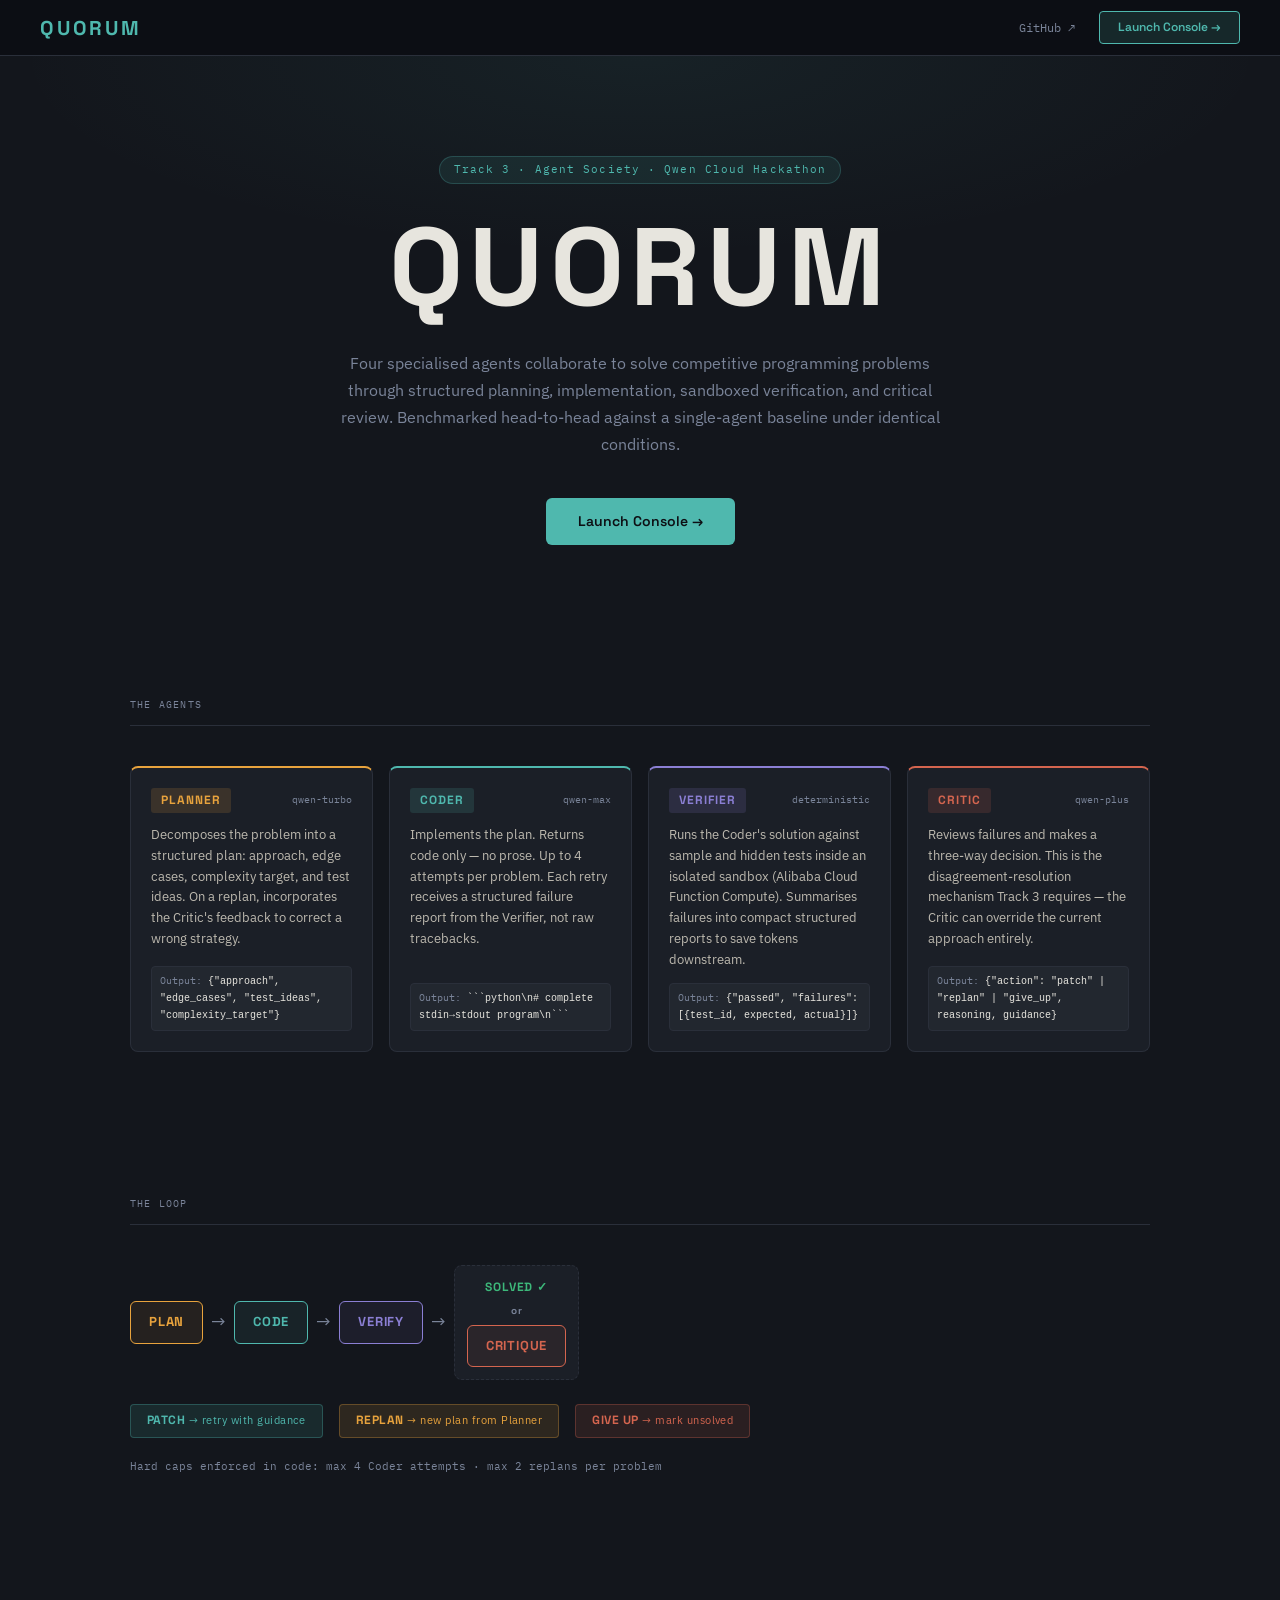
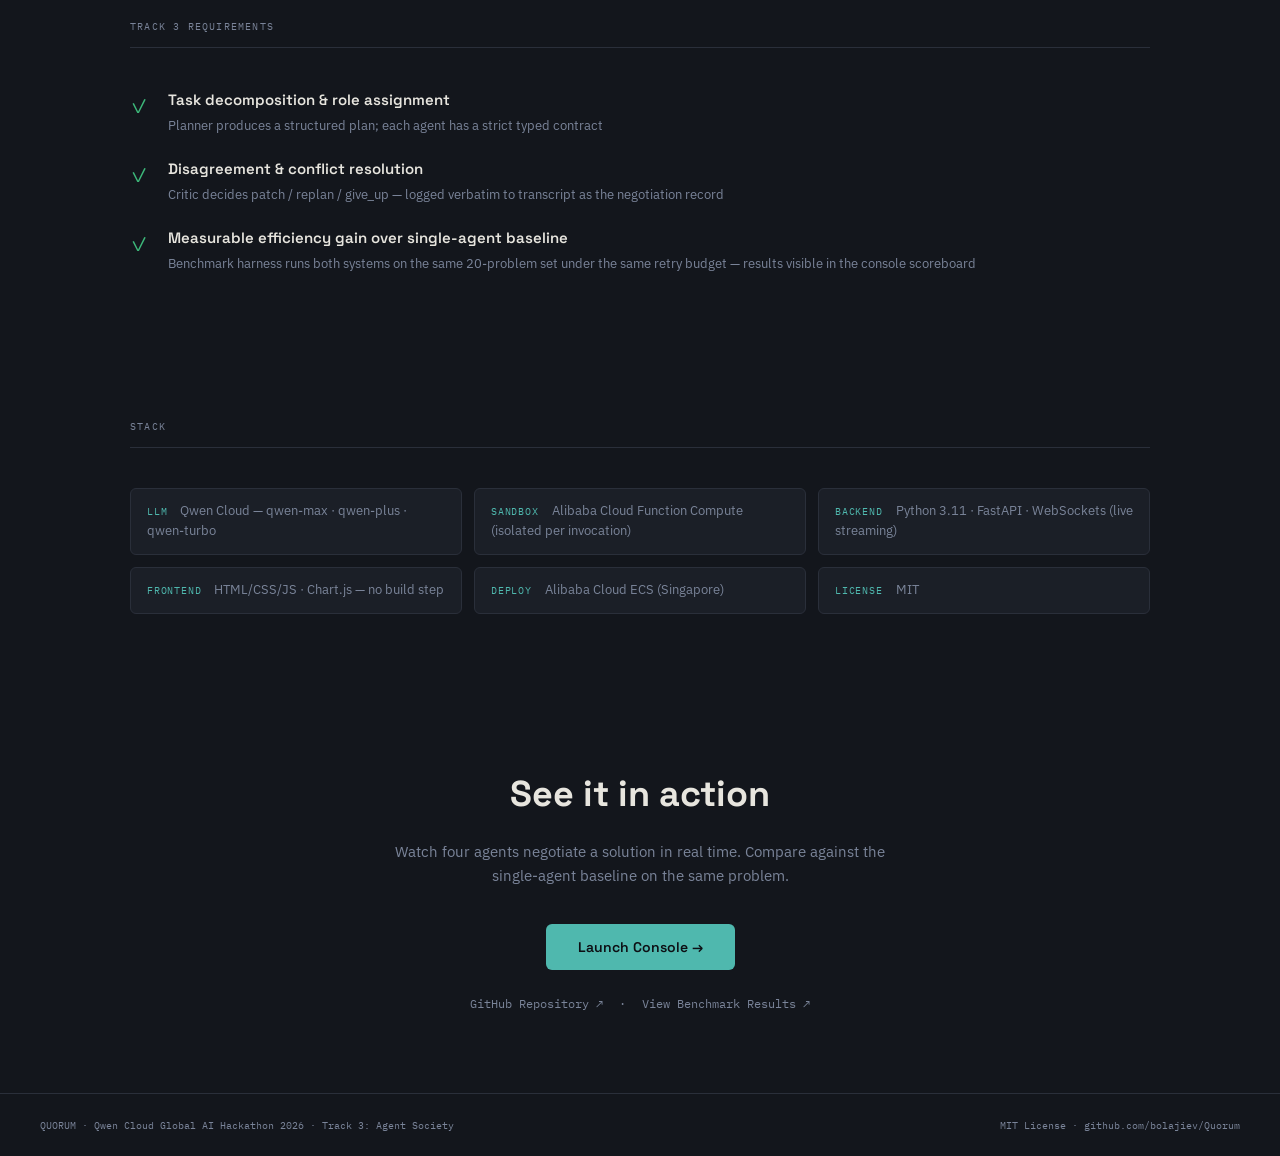
<file: frontend/index.html>
<!DOCTYPE html>
<html lang="en">
<head>
  <meta charset="UTF-8">
  <meta name="viewport" content="width=device-width, initial-scale=1.0">
  <title>Quorum — Agent Society</title>
  <link rel="preconnect" href="https://fonts.googleapis.com">
  <link href="https://fonts.googleapis.com/css2?family=Space+Grotesk:wght@400;500;700&family=IBM+Plex+Sans:wght@400;500&family=IBM+Plex+Mono:wght@400;500&display=swap" rel="stylesheet">
  <link rel="stylesheet" href="landing.css">
</head>
<body>

  <!-- ── Nav ──────────────────────────────────────────────────────────────── -->
  <nav class="nav">
    <div class="nav-logo">QUORUM</div>
    <div class="nav-links">
      <a href="https://github.com/bolajiev/Quorum" target="_blank" class="nav-link">GitHub ↗</a>
      <a href="/console.html" class="nav-cta">Launch Console →</a>
    </div>
  </nav>

  <!-- ── Hero ─────────────────────────────────────────────────────────────── -->
  <section class="hero">
    <div class="hero-tag">Track 3 · Agent Society · Qwen Cloud Hackathon</div>
    <h1 class="hero-title">QUORUM</h1>
    <p class="hero-sub">
      Four specialised agents collaborate to solve competitive programming problems
      through structured planning, implementation, sandboxed verification, and critical review.
      Benchmarked head-to-head against a single-agent baseline under identical conditions.
    </p>
    <a href="/console.html" class="hero-btn">Launch Console →</a>
  </section>

  <!-- ── Agents ────────────────────────────────────────────────────────────── -->
  <section class="section agents-section">
    <div class="section-label">THE AGENTS</div>
    <div class="agents-grid">

      <div class="agent-card" data-role="planner">
        <div class="agent-header">
          <span class="agent-chip">PLANNER</span>
          <span class="agent-model">qwen-turbo</span>
        </div>
        <p class="agent-desc">Decomposes the problem into a structured plan: approach, edge cases, complexity target, and test ideas. On a replan, incorporates the Critic's feedback to correct a wrong strategy.</p>
        <div class="agent-output">Output: <code>{"approach", "edge_cases", "test_ideas", "complexity_target"}</code></div>
      </div>

      <div class="agent-card" data-role="coder">
        <div class="agent-header">
          <span class="agent-chip">CODER</span>
          <span class="agent-model">qwen-max</span>
        </div>
        <p class="agent-desc">Implements the plan. Returns code only — no prose. Up to 4 attempts per problem. Each retry receives a structured failure report from the Verifier, not raw tracebacks.</p>
        <div class="agent-output">Output: <code>```python\n# complete stdin→stdout program\n```</code></div>
      </div>

      <div class="agent-card" data-role="verifier">
        <div class="agent-header">
          <span class="agent-chip">VERIFIER</span>
          <span class="agent-model">deterministic</span>
        </div>
        <p class="agent-desc">Runs the Coder's solution against sample and hidden tests inside an isolated sandbox (Alibaba Cloud Function Compute). Summarises failures into compact structured reports to save tokens downstream.</p>
        <div class="agent-output">Output: <code>{"passed", "failures": [{test_id, expected, actual}]}</code></div>
      </div>

      <div class="agent-card" data-role="critic">
        <div class="agent-header">
          <span class="agent-chip">CRITIC</span>
          <span class="agent-model">qwen-plus</span>
        </div>
        <p class="agent-desc">Reviews failures and makes a three-way decision. This is the disagreement-resolution mechanism Track 3 requires — the Critic can override the current approach entirely.</p>
        <div class="agent-output">Output: <code>{"action": "patch" | "replan" | "give_up", reasoning, guidance}</code></div>
      </div>

    </div>
  </section>

  <!-- ── Loop ──────────────────────────────────────────────────────────────── -->
  <section class="section loop-section">
    <div class="section-label">THE LOOP</div>
    <div class="loop-diagram">
      <div class="loop-node" data-role="planner">PLAN</div>
      <div class="loop-arrow">→</div>
      <div class="loop-node" data-role="coder">CODE</div>
      <div class="loop-arrow">→</div>
      <div class="loop-node" data-role="verifier">VERIFY</div>
      <div class="loop-arrow">→</div>
      <div class="loop-node loop-branch">
        <div class="branch-pass">SOLVED ✓</div>
        <div class="branch-sep">or</div>
        <div class="loop-node" data-role="critic">CRITIQUE</div>
      </div>
    </div>
    <div class="critic-actions">
      <div class="critic-action patch">PATCH <span>→ retry with guidance</span></div>
      <div class="critic-action replan">REPLAN <span>→ new plan from Planner</span></div>
      <div class="critic-action giveup">GIVE UP <span>→ mark unsolved</span></div>
    </div>
    <p class="loop-note">Hard caps enforced in code: max 4 Coder attempts · max 2 replans per problem</p>
  </section>

  <!-- ── Track requirements ────────────────────────────────────────────────── -->
  <section class="section track-section">
    <div class="section-label">TRACK 3 REQUIREMENTS</div>
    <div class="track-grid">
      <div class="track-row">
        <span class="track-check">✓</span>
        <div>
          <div class="track-req">Task decomposition &amp; role assignment</div>
          <div class="track-how">Planner produces a structured plan; each agent has a strict typed contract</div>
        </div>
      </div>
      <div class="track-row">
        <span class="track-check">✓</span>
        <div>
          <div class="track-req">Disagreement &amp; conflict resolution</div>
          <div class="track-how">Critic decides patch / replan / give_up — logged verbatim to transcript as the negotiation record</div>
        </div>
      </div>
      <div class="track-row">
        <span class="track-check">✓</span>
        <div>
          <div class="track-req">Measurable efficiency gain over single-agent baseline</div>
          <div class="track-how">Benchmark harness runs both systems on the same 20-problem set under the same retry budget — results visible in the console scoreboard</div>
        </div>
      </div>
    </div>
  </section>

  <!-- ── Stack ──────────────────────────────────────────────────────────────── -->
  <section class="section stack-section">
    <div class="section-label">STACK</div>
    <div class="stack-grid">
      <div class="stack-item"><span class="stack-label">LLM</span> Qwen Cloud — qwen-max · qwen-plus · qwen-turbo</div>
      <div class="stack-item"><span class="stack-label">Sandbox</span> Alibaba Cloud Function Compute (isolated per invocation)</div>
      <div class="stack-item"><span class="stack-label">Backend</span> Python 3.11 · FastAPI · WebSockets (live streaming)</div>
      <div class="stack-item"><span class="stack-label">Frontend</span> HTML/CSS/JS · Chart.js — no build step</div>
      <div class="stack-item"><span class="stack-label">Deploy</span> Alibaba Cloud ECS (Singapore)</div>
      <div class="stack-item"><span class="stack-label">License</span> MIT</div>
    </div>
  </section>

  <!-- ── CTA ───────────────────────────────────────────────────────────────── -->
  <section class="section cta-section">
    <h2 class="cta-title">See it in action</h2>
    <p class="cta-sub">Watch four agents negotiate a solution in real time. Compare against the single-agent baseline on the same problem.</p>
    <a href="/console.html" class="hero-btn">Launch Console →</a>
    <div class="cta-links">
      <a href="https://github.com/bolajiev/Quorum" target="_blank">GitHub Repository ↗</a>
      <span>·</span>
      <a href="/console.html#scoreboard">View Benchmark Results ↗</a>
    </div>
  </section>

  <!-- ── Footer ────────────────────────────────────────────────────────────── -->
  <footer class="footer">
    <span>QUORUM · Qwen Cloud Global AI Hackathon 2026 · Track 3: Agent Society</span>
    <span>MIT License · <a href="https://github.com/bolajiev/Quorum" target="_blank">github.com/bolajiev/Quorum</a></span>
  </footer>

</body>
</html>
</file>
<file: frontend/landing.css>
/* ── Tokens ───────────────────────────────────────────────────────────────── */
:root {
  --bg:       #13161C;
  --surface:  #1B1F27;
  --surface2: #22272F;
  --border:   #2A2F3A;
  --text:     #E7E5DE;
  --muted:    #7A8499;
  --planner:  #E8A33D;
  --coder:    #4FB8AE;
  --verifier: #8B7FD4;
  --critic:   #D4654F;
  --pass:     #3DB87A;
  --font-display: 'Space Grotesk', sans-serif;
  --font-body:    'IBM Plex Sans', sans-serif;
  --font-mono:    'IBM Plex Mono', monospace;
}

*, *::before, *::after { box-sizing: border-box; margin: 0; padding: 0; }
html { scroll-behavior: smooth; }
body { background: var(--bg); color: var(--text); font-family: var(--font-body); font-size: 15px; line-height: 1.6; }
a { color: inherit; text-decoration: none; }

/* ── Nav ──────────────────────────────────────────────────────────────────── */
.nav {
  position: sticky; top: 0; z-index: 100;
  display: flex; align-items: center; justify-content: space-between;
  padding: 0 40px; height: 56px;
  background: rgba(13,15,20,.92);
  border-bottom: 1px solid var(--border);
  backdrop-filter: blur(10px);
}
.nav-logo {
  font-family: var(--font-display); font-weight: 700; font-size: 20px;
  letter-spacing: .14em; color: var(--coder);
}
.nav-links { display: flex; align-items: center; gap: 24px; }
.nav-link  { font-family: var(--font-mono); font-size: 12px; color: var(--muted); transition: color .15s; }
.nav-link:hover { color: var(--text); }
.nav-cta {
  font-family: var(--font-display); font-size: 12px; font-weight: 600;
  padding: 6px 18px; border-radius: 4px;
  background: rgba(79,184,174,.15); border: 1px solid var(--coder); color: var(--coder);
  transition: background .15s;
}
.nav-cta:hover { background: rgba(79,184,174,.28); }

/* ── Hero ─────────────────────────────────────────────────────────────────── */
.hero {
  display: flex; flex-direction: column; align-items: center; text-align: center;
  padding: 100px 40px 80px;
  background: radial-gradient(ellipse 70% 50% at 50% 0%, rgba(79,184,174,.07) 0%, transparent 70%);
}
.hero-tag {
  font-family: var(--font-mono); font-size: 11px; letter-spacing: .1em;
  color: var(--coder); background: rgba(79,184,174,.1); border: 1px solid rgba(79,184,174,.25);
  padding: 4px 14px; border-radius: 20px; margin-bottom: 28px;
}
.hero-title {
  font-family: var(--font-display); font-size: clamp(60px, 10vw, 110px);
  font-weight: 700; letter-spacing: .06em; color: var(--text);
  line-height: 1; margin-bottom: 28px;
}
.hero-sub {
  max-width: 620px; color: var(--muted); font-size: 16px; line-height: 1.7;
  margin-bottom: 40px;
}
.hero-btn {
  display: inline-block;
  font-family: var(--font-display); font-size: 14px; font-weight: 600;
  padding: 12px 32px; border-radius: 6px;
  background: var(--coder); color: #0D0F14;
  transition: transform .15s, box-shadow .15s;
}
.hero-btn:hover { transform: translateY(-2px); box-shadow: 0 8px 24px rgba(79,184,174,.3); }

/* ── Sections ─────────────────────────────────────────────────────────────── */
.section { padding: 72px 40px; max-width: 1100px; margin: 0 auto; }
.section-label {
  font-family: var(--font-mono); font-size: 10px; letter-spacing: .12em;
  color: var(--muted); text-transform: uppercase; margin-bottom: 40px;
  padding-bottom: 12px; border-bottom: 1px solid var(--border);
}

/* ── Agents grid ──────────────────────────────────────────────────────────── */
.agents-grid {
  display: grid; grid-template-columns: repeat(auto-fit, minmax(240px, 1fr)); gap: 16px;
}
.agent-card {
  background: var(--surface); border: 1px solid var(--border);
  border-radius: 8px; padding: 20px; display: flex; flex-direction: column; gap: 12px;
  transition: border-color .2s, transform .2s;
}
.agent-card:hover { transform: translateY(-3px); }
.agent-card[data-role="planner"] { border-top: 2px solid var(--planner); }
.agent-card[data-role="planner"]:hover { border-color: var(--planner); }
.agent-card[data-role="coder"]   { border-top: 2px solid var(--coder); }
.agent-card[data-role="coder"]:hover   { border-color: var(--coder); }
.agent-card[data-role="verifier"]{ border-top: 2px solid var(--verifier); }
.agent-card[data-role="verifier"]:hover{ border-color: var(--verifier); }
.agent-card[data-role="critic"]  { border-top: 2px solid var(--critic); }
.agent-card[data-role="critic"]:hover  { border-color: var(--critic); }

.agent-header { display: flex; align-items: center; justify-content: space-between; gap: 10px; }
.agent-chip {
  font-family: var(--font-display); font-size: 12px; font-weight: 700; letter-spacing: .08em;
  padding: 3px 10px; border-radius: 3px;
}
.agent-card[data-role="planner"]  .agent-chip { background: rgba(232,163,61,.15);  color: var(--planner); }
.agent-card[data-role="coder"]    .agent-chip { background: rgba(79,184,174,.15);  color: var(--coder); }
.agent-card[data-role="verifier"] .agent-chip { background: rgba(139,127,212,.15); color: var(--verifier); }
.agent-card[data-role="critic"]   .agent-chip { background: rgba(212,101,79,.15);  color: var(--critic); }

.agent-model { font-family: var(--font-mono); font-size: 10px; color: var(--muted); }
.agent-desc  { font-size: 13px; color: #BDB9AF; line-height: 1.6; flex: 1; }
.agent-output {
  font-family: var(--font-mono); font-size: 10px; color: var(--muted);
  background: var(--surface2); border-radius: 4px; padding: 6px 8px; border: 1px solid var(--border);
}
.agent-output code { color: var(--text); }

/* ── Loop diagram ─────────────────────────────────────────────────────────── */
.loop-diagram {
  display: flex; align-items: center; gap: 8px; flex-wrap: wrap;
  margin-bottom: 24px;
}
.loop-node {
  font-family: var(--font-display); font-size: 13px; font-weight: 700; letter-spacing: .06em;
  padding: 10px 18px; border-radius: 6px; border: 1px solid var(--border);
  background: var(--surface);
}
.loop-node[data-role="planner"]  { border-color: var(--planner); color: var(--planner); background: rgba(232,163,61,.08); }
.loop-node[data-role="coder"]    { border-color: var(--coder);   color: var(--coder);   background: rgba(79,184,174,.08); }
.loop-node[data-role="verifier"] { border-color: var(--verifier);color: var(--verifier);background: rgba(139,127,212,.08); }
.loop-node[data-role="critic"]   { border-color: var(--critic);  color: var(--critic);  background: rgba(212,101,79,.08); }
.loop-arrow { color: var(--muted); font-size: 18px; }
.loop-branch {
  display: flex; flex-direction: column; align-items: center; gap: 6px;
  padding: 12px; border: 1px dashed var(--border); border-radius: 8px;
}
.branch-pass { font-family: var(--font-display); font-size: 12px; color: var(--pass); }
.branch-sep  { font-size: 10px; color: var(--muted); }

.critic-actions {
  display: flex; gap: 16px; margin-bottom: 20px; flex-wrap: wrap;
}
.critic-action {
  font-family: var(--font-display); font-size: 12px; font-weight: 700;
  padding: 6px 16px; border-radius: 4px; letter-spacing: .04em;
}
.critic-action span { font-weight: 400; font-family: var(--font-body); font-size: 11px; }
.critic-action.patch  { background: rgba(79,184,174,.12);  color: var(--coder);    border: 1px solid rgba(79,184,174,.3); }
.critic-action.replan { background: rgba(232,163,61,.12);  color: var(--planner);  border: 1px solid rgba(232,163,61,.3); }
.critic-action.giveup { background: rgba(212,101,79,.12);  color: var(--critic);   border: 1px solid rgba(212,101,79,.3); }
.loop-note { font-family: var(--font-mono); font-size: 11px; color: var(--muted); }

/* ── Track section ────────────────────────────────────────────────────────── */
.track-grid  { display: flex; flex-direction: column; gap: 20px; }
.track-row   { display: flex; gap: 20px; align-items: flex-start; }
.track-check { font-size: 20px; color: var(--pass); flex-shrink: 0; margin-top: 2px; }
.track-req   { font-family: var(--font-display); font-size: 15px; font-weight: 600; color: var(--text); margin-bottom: 4px; }
.track-how   { font-size: 13px; color: var(--muted); }

/* ── Stack section ────────────────────────────────────────────────────────── */
.stack-grid  { display: grid; grid-template-columns: repeat(auto-fit, minmax(300px, 1fr)); gap: 12px; }
.stack-item  {
  font-size: 13px; color: var(--muted);
  background: var(--surface); border: 1px solid var(--border);
  border-radius: 6px; padding: 12px 16px;
}
.stack-label {
  font-family: var(--font-mono); font-size: 10px; letter-spacing: .08em;
  color: var(--coder); text-transform: uppercase; margin-right: 10px;
}

/* ── CTA section ──────────────────────────────────────────────────────────── */
.cta-section { text-align: center; padding: 80px 40px; }
.cta-title   { font-family: var(--font-display); font-size: 36px; font-weight: 700; margin-bottom: 16px; }
.cta-sub     { color: var(--muted); max-width: 500px; margin: 0 auto 36px; }
.cta-links   { margin-top: 24px; display: flex; justify-content: center; gap: 16px; font-family: var(--font-mono); font-size: 12px; color: var(--muted); }
.cta-links a { color: var(--muted); transition: color .15s; }
.cta-links a:hover { color: var(--text); }

/* ── Footer ───────────────────────────────────────────────────────────────── */
.footer {
  display: flex; justify-content: space-between; align-items: center;
  padding: 24px 40px; border-top: 1px solid var(--border);
  font-family: var(--font-mono); font-size: 10px; color: var(--muted);
  flex-wrap: wrap; gap: 8px;
}
.footer a { color: var(--muted); }
.footer a:hover { color: var(--text); }
</file>
